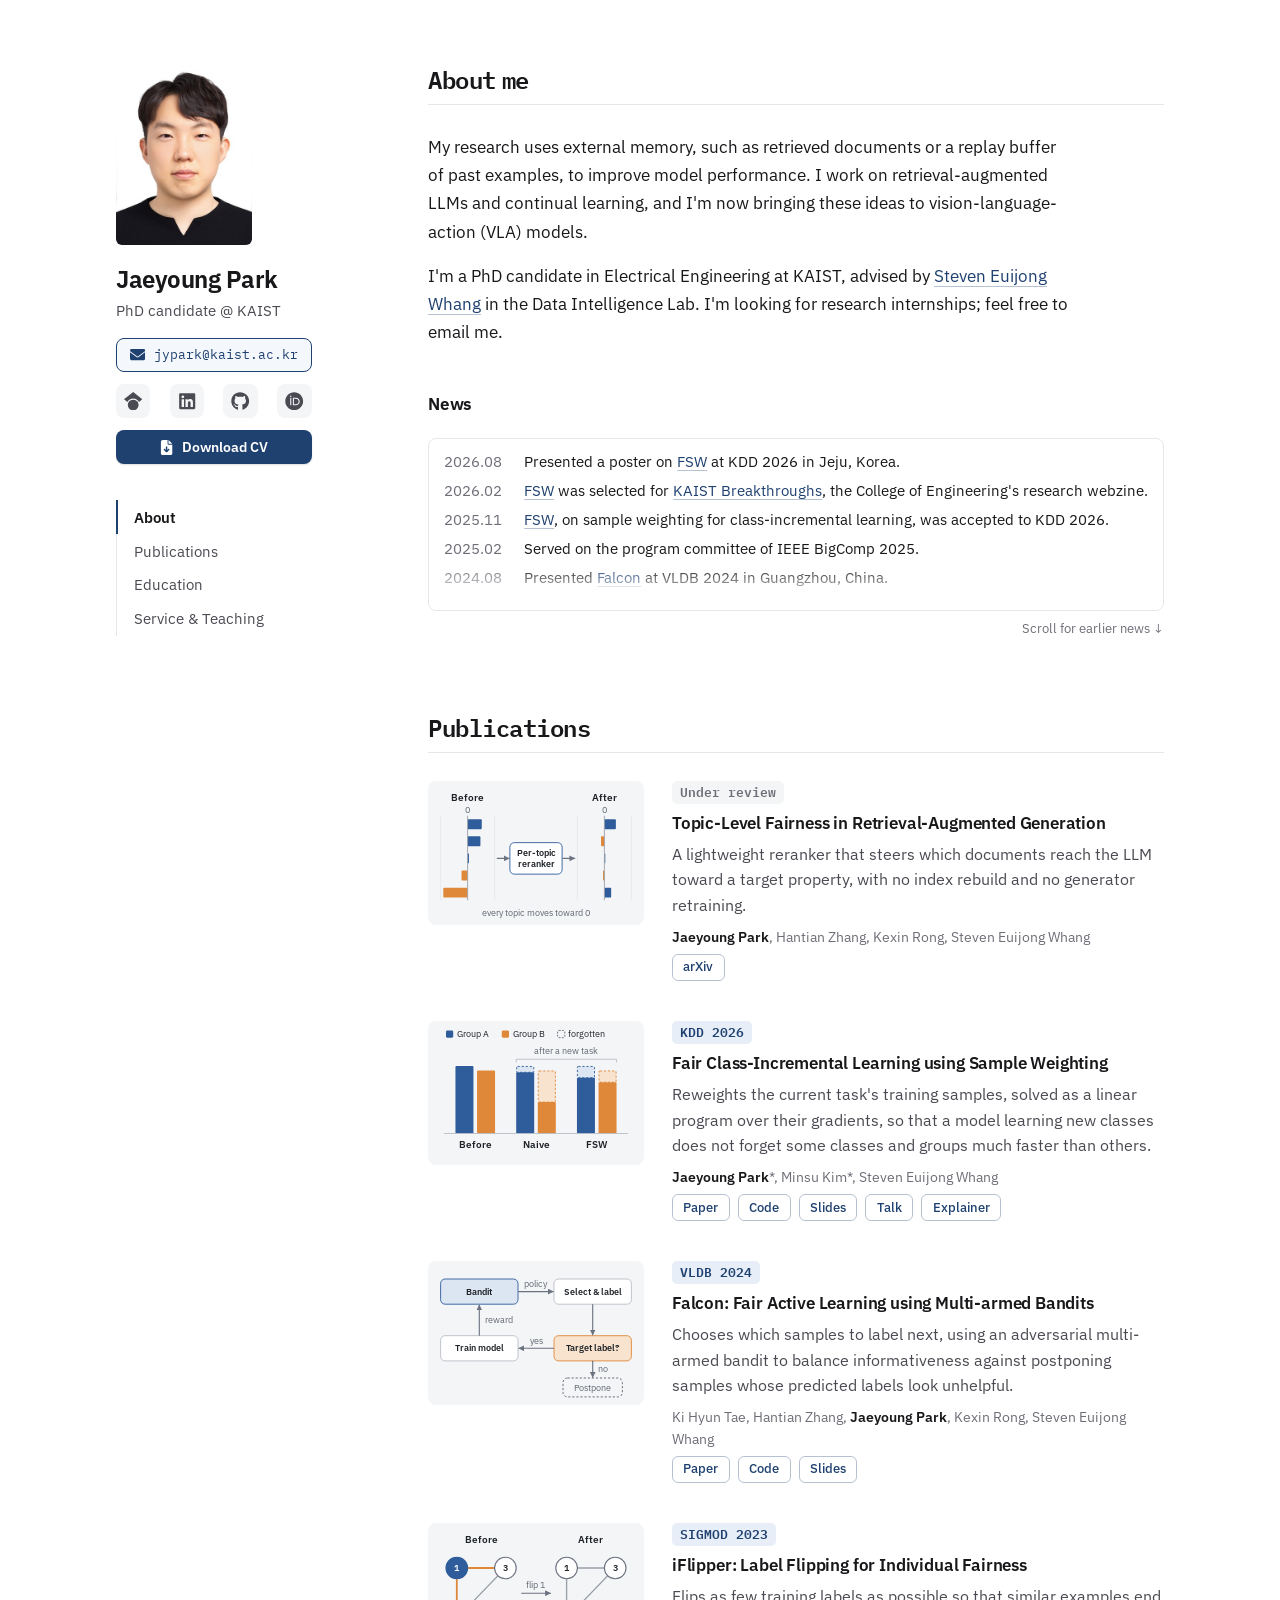
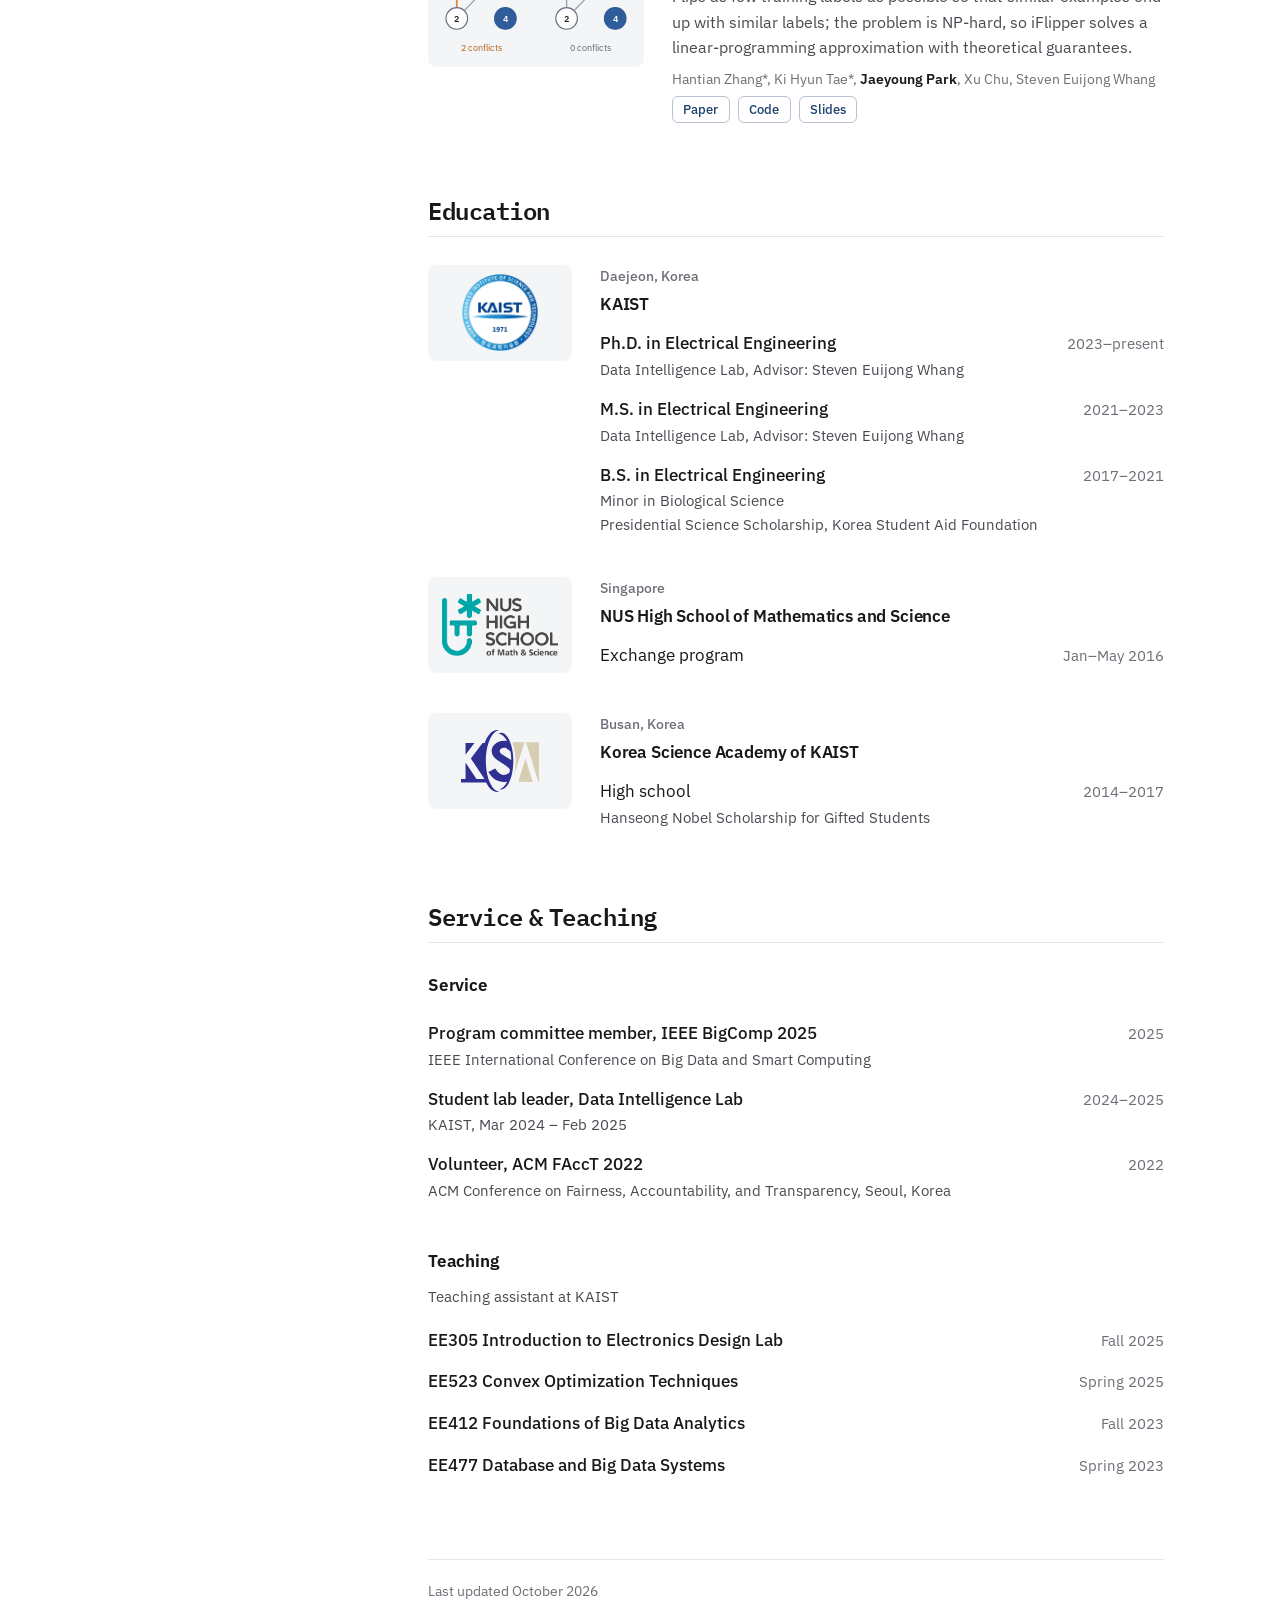
<file: index.html>
<!doctype html>
<html lang="en">
<head>
  <meta charset="utf-8">
  <meta name="viewport" content="width=device-width, initial-scale=1">
  <title>Jaeyoung Park</title>
  <meta name="description" content="Jaeyoung Park is a PhD candidate at KAIST using external memory to improve model performance: retrieval-augmented LLMs, continual learning, and VLA models.">
  <meta name="color-scheme" content="light">
  <link rel="canonical" href="https://jyparkkr.github.io/">
  <!-- link previews (Slack, KakaoTalk, LinkedIn, ...): the card image is images/og-card.png, 1200x630 -->
  <meta property="og:type" content="website">
  <meta property="og:url" content="https://jyparkkr.github.io/">
  <meta property="og:title" content="Jaeyoung Park">
  <meta property="og:description" content="PhD candidate at KAIST: external memory for better models, in retrieval-augmented LLMs, continual learning, and vision-language-action (VLA) models.">
  <meta property="og:image" content="https://jyparkkr.github.io/images/og-card.png">
  <meta property="og:image:width" content="1200">
  <meta property="og:image:height" content="630">
  <meta property="og:image:alt" content="Jaeyoung Park, PhD candidate @ KAIST">
  <meta name="twitter:card" content="summary_large_image">
  <link rel="icon" href="favicon-32.png" type="image/png" sizes="32x32">
  <link rel="icon" href="favicon.svg" type="image/svg+xml">
  <link rel="apple-touch-icon" href="apple-touch-icon.png">
  <link rel="preconnect" href="https://fonts.googleapis.com">
  <link rel="preconnect" href="https://fonts.gstatic.com" crossorigin>
  <link rel="stylesheet" href="https://fonts.googleapis.com/css2?family=IBM+Plex+Mono:wght@400;600&amp;family=IBM+Plex+Sans:wght@400..700&amp;display=swap">
  <link rel="stylesheet" href="style.css">
</head>
<body>
<div class="layout">

  <aside class="sidebar">
    <img class="portrait" src="images/portrait.jpg" width="330" height="440" alt="Portrait of Jaeyoung Park">
    <div class="id">
      <h1 class="name">Jaeyoung Park</h1>
      <p class="affil">PhD candidate @ KAIST</p>
      <!-- Icons: Font Awesome Free 6.7.2 by @fontawesome, https://fontawesome.com (icons licensed CC BY 4.0) -->
      <div class="contact">
        <a class="email-pill" href="https://mail.google.com/mail/u/0/?fs=1&amp;tf=cm&amp;source=mailto&amp;to=jypark@kaist.ac.kr" target="_blank" rel="noopener" title="Write me an email in Gmail"><svg viewBox="0 0 512 512" aria-hidden="true" focusable="false"><path d="M48 64C21.5 64 0 85.5 0 112c0 15.1 7.1 29.3 19.2 38.4L236.8 313.6c11.4 8.5 27 8.5 38.4 0L492.8 150.4c12.1-9.1 19.2-23.3 19.2-38.4c0-26.5-21.5-48-48-48L48 64zM0 176L0 384c0 35.3 28.7 64 64 64l384 0c35.3 0 64-28.7 64-64l0-208L294.4 339.2c-22.8 17.1-54 17.1-76.8 0L0 176z"/></svg><span>jypark@kaist.ac.kr</span></a>
        <ul class="icon-links">
        <li><a href="https://scholar.google.com/citations?user=DoZg1agAAAAJ" target="_blank" rel="noopener" aria-label="Google Scholar" title="Google Scholar"><svg viewBox="0 0 512 512" aria-hidden="true" focusable="false"><path d="M390.9 298.5c0 0 0 .1 .1 .1c9.2 19.4 14.4 41.1 14.4 64C405.3 445.1 338.5 512 256 512s-149.3-66.9-149.3-149.3c0-22.9 5.2-44.6 14.4-64h0c1.7-3.6 3.6-7.2 5.6-10.7c4.4-7.6 9.4-14.7 15-21.3c27.4-32.6 68.5-53.3 114.4-53.3c33.6 0 64.6 11.1 89.6 29.9c9.1 6.9 17.4 14.7 24.8 23.5c5.6 6.6 10.6 13.8 15 21.3c2 3.4 3.8 7 5.5 10.5zm26.4-18.8c-30.1-58.4-91-98.4-161.3-98.4s-131.2 40-161.3 98.4L0 202.7 256 0 512 202.7l-94.7 77.1z"/></svg></a></li>
        <li><a href="https://www.linkedin.com/in/jaeyoung-park-385017186/" target="_blank" rel="noopener" aria-label="LinkedIn" title="LinkedIn"><svg viewBox="0 0 448 512" aria-hidden="true" focusable="false"><path d="M416 32H31.9C14.3 32 0 46.5 0 64.3v383.4C0 465.5 14.3 480 31.9 480H416c17.6 0 32-14.5 32-32.3V64.3c0-17.8-14.4-32.3-32-32.3zM135.4 416H69V202.2h66.5V416zm-33.2-243c-21.3 0-38.5-17.3-38.5-38.5S80.9 96 102.2 96c21.2 0 38.5 17.3 38.5 38.5 0 21.3-17.2 38.5-38.5 38.5zm282.1 243h-66.4V312c0-24.8-.5-56.7-34.5-56.7-34.6 0-39.9 27-39.9 54.9V416h-66.4V202.2h63.7v29.2h.9c8.9-16.8 30.6-34.5 62.9-34.5 67.2 0 79.7 44.3 79.7 101.9V416z"/></svg></a></li>
        <li><a href="https://github.com/jyparkkr" target="_blank" rel="noopener" aria-label="GitHub" title="GitHub"><svg viewBox="0 0 496 512" aria-hidden="true" focusable="false"><path d="M165.9 397.4c0 2-2.3 3.6-5.2 3.6-3.3.3-5.6-1.3-5.6-3.6 0-2 2.3-3.6 5.2-3.6 3-.3 5.6 1.3 5.6 3.6zm-31.1-4.5c-.7 2 1.3 4.3 4.3 4.9 2.6 1 5.6 0 6.2-2s-1.3-4.3-4.3-5.2c-2.6-.7-5.5.3-6.2 2.3zm44.2-1.7c-2.9.7-4.9 2.6-4.6 4.9.3 2 2.9 3.3 5.9 2.6 2.9-.7 4.9-2.6 4.6-4.6-.3-1.9-3-3.2-5.9-2.9zM244.8 8C106.1 8 0 113.3 0 252c0 110.9 69.8 205.8 169.5 239.2 12.8 2.3 17.3-5.6 17.3-12.1 0-6.2-.3-40.4-.3-61.4 0 0-70 15-84.7-29.8 0 0-11.4-29.1-27.8-36.6 0 0-22.9-15.7 1.6-15.4 0 0 24.9 2 38.6 25.8 21.9 38.6 58.6 27.5 72.9 20.9 2.3-16 8.8-27.1 16-33.7-55.9-6.2-112.3-14.3-112.3-110.5 0-27.5 7.6-41.3 23.6-58.9-2.6-6.5-11.1-33.3 2.6-67.9 20.9-6.5 69 27 69 27 20-5.6 41.5-8.5 62.8-8.5s42.8 2.9 62.8 8.5c0 0 48.1-33.6 69-27 13.7 34.7 5.2 61.4 2.6 67.9 16 17.7 25.8 31.5 25.8 58.9 0 96.5-58.9 104.2-114.8 110.5 9.2 7.9 17 22.9 17 46.4 0 33.7-.3 75.4-.3 83.6 0 6.5 4.6 14.4 17.3 12.1C428.2 457.8 496 362.9 496 252 496 113.3 383.5 8 244.8 8zM97.2 352.9c-1.3 1-1 3.3.7 5.2 1.6 1.6 3.9 2.3 5.2 1 1.3-1 1-3.3-.7-5.2-1.6-1.6-3.9-2.3-5.2-1zm-10.8-8.1c-.7 1.3.3 2.9 2.3 3.9 1.6 1 3.6.7 4.3-.7.7-1.3-.3-2.9-2.3-3.9-2-.6-3.6-.3-4.3.7zm32.4 35.6c-1.6 1.3-1 4.3 1.3 6.2 2.3 2.3 5.2 2.6 6.5 1 1.3-1.3.7-4.3-1.3-6.2-2.2-2.3-5.2-2.6-6.5-1zm-11.4-14.7c-1.6 1-1.6 3.6 0 5.9 1.6 2.3 4.3 3.3 5.6 2.3 1.6-1.3 1.6-3.9 0-6.2-1.4-2.3-4-3.3-5.6-2z"/></svg></a></li>
        <li><a href="https://orcid.org/0009-0003-7583-0586" target="_blank" rel="noopener" aria-label="ORCID" title="ORCID"><svg viewBox="0 0 512 512" aria-hidden="true" focusable="false"><path d="M294.75 188.19h-45.92V342h47.47c67.62 0 83.12-51.34 83.12-76.91 0-41.64-26.54-76.9-84.67-76.9zM256 8C119 8 8 119 8 256s111 248 248 248 248-111 248-248S393 8 256 8zm-80.79 360.76h-29.84v-207.5h29.84zm-14.92-231.14a19.57 19.57 0 1 1 19.57-19.57 19.64 19.64 0 0 1-19.57 19.57zM300 369h-81V161.26h80.6c76.73 0 110.44 54.83 110.44 103.85C410 318.39 368.38 369 300 369z"/></svg></a></li>
        </ul>
        <a class="cv-button" href="files/cv.pdf"><svg viewBox="0 0 384 512" aria-hidden="true" focusable="false"><path d="M64 0C28.7 0 0 28.7 0 64L0 448c0 35.3 28.7 64 64 64l256 0c35.3 0 64-28.7 64-64l0-288-128 0c-17.7 0-32-14.3-32-32L224 0 64 0zM256 0l0 128 128 0L256 0zM216 232l0 102.1 31-31c9.4-9.4 24.6-9.4 33.9 0s9.4 24.6 0 33.9l-72 72c-9.4 9.4-24.6 9.4-33.9 0l-72-72c-9.4-9.4-9.4-24.6 0-33.9s24.6-9.4 33.9 0l31 31L168 232c0-13.3 10.7-24 24-24s24 10.7 24 24z"/></svg><span>Download CV</span></a>
      </div>
    </div>
    <nav class="outline" aria-label="Sections">
      <ol>
        <li><a href="#about">About</a></li>
        <li><a href="#publications">Publications</a></li>
        <li><a href="#education">Education</a></li>
        <li><a href="#service-teaching">Service &amp; Teaching</a></li>
      </ol>
    </nav>
  </aside>

  <!-- the same outline, as a bar that stays at the top on narrow screens -->
  <nav class="outline-bar" aria-label="Sections">
      <ol>
        <li><a href="#about">About</a></li>
        <li><a href="#publications">Publications</a></li>
        <li><a href="#education">Education</a></li>
        <li><a href="#service-teaching">Service &amp; Teaching</a></li>
      </ol>
  </nav>

  <main class="content">

    <section id="about" aria-labelledby="about-h">
      <h2 id="about-h">About me</h2>
      <p>My research uses external memory, such as retrieved documents or a replay buffer of past examples, to improve model performance. I work on retrieval-augmented LLMs and continual learning, and I'm now bringing these ideas to vision-language-action (VLA) models.</p>
      <p>I'm a PhD candidate in Electrical Engineering at KAIST, advised by <a href="https://stevenwhang.com">Steven Euijong Whang</a> in the Data Intelligence Lab. I'm looking for research internships; feel free to email me.</p>

      <h3 class="sub">News</h3>
      <!-- To add news: put a new <li> at the top of the list (newest first). -->
      <div class="news-box">
        <ul class="news" tabindex="0" aria-label="News, newest first">
          <li><span class="date">2026.08</span><span class="text">Presented a poster on <a href="https://doi.org/10.1145/3770854.3780167">FSW</a> at KDD 2026 in Jeju, Korea.</span></li>
          <li><span class="date">2026.02</span><span class="text"><a href="https://doi.org/10.1145/3770854.3780167">FSW</a> was selected for <a href="https://breakthroughs.kaist.ac.kr/sub02/view/id/11180">KAIST Breakthroughs</a>, the College of Engineering's research webzine.</span></li>
          <li><span class="date">2025.11</span><span class="text"><a href="https://doi.org/10.1145/3770854.3780167">FSW</a>, on sample weighting for class-incremental learning, was accepted to KDD 2026.</span></li>
          <li><span class="date">2025.02</span><span class="text">Served on the program committee of IEEE BigComp 2025.</span></li>
          <li><span class="date">2024.08</span><span class="text">Presented <a href="files/VLDB2024_Falcon.pdf">Falcon</a> at VLDB 2024 in Guangzhou, China.</span></li>
          <li><span class="date">2024.03</span><span class="text">Started serving as student lab leader of the Data Intelligence Lab.</span></li>
          <li><span class="date">2024.01</span><span class="text"><a href="https://doi.org/10.14778/3641204.3641207">Falcon</a>, on active learning with multi-armed bandits, was published in PVLDB.</span></li>
          <li><span class="date">2023.06</span><span class="text"><a href="https://doi.org/10.1145/3588688">iFlipper</a>, on label flipping, appeared at SIGMOD 2023.</span></li>
          <li><span class="date">2023.03</span><span class="text">Started my Ph.D. at KAIST after finishing my M.S. in the same lab.</span></li>
          <li><span class="date">2022.06</span><span class="text">Volunteered at ACM FAccT 2022 in Seoul, Korea.</span></li>
          <li><span class="date">2021.03</span><span class="text">Joined the Data Intelligence Lab for my M.S., after a B.S. in Electrical Engineering at KAIST.</span></li>
        </ul>
      </div>
      <p class="news-hint" aria-hidden="true">Scroll for earlier news ↓</p>
    </section>

    <section id="publications" aria-labelledby="publications-h">
      <h2 id="publications-h">Publications</h2>
      <!-- Each figure is a 480x320 (3:2) image in images/papers/; any image file works in the same box. -->
      <!-- arXiv version is processing. When it is out, link the title, the figure and the arXiv label to https://arxiv.org/abs/XXXX.XXXXX -->
      <article class="tile-row paper">
        <div class="thumb"><img src="images/papers/rag.svg" width="480" height="320" alt="Per-topic disparities before and after a per-topic reranker; every topic moves toward 0." loading="lazy"></div>
        <div class="tile-text">
          <p class="venue pending">Under review</p>
          <h3 class="item-title">Topic-Level Fairness in Retrieval-Augmented Generation</h3>
          <p class="gist">A lightweight reranker that steers which documents reach the LLM toward a target property, with no index rebuild and no generator retraining.</p>
          <p class="authors"><span class="me">Jaeyoung Park</span>, Hantian Zhang, Kexin Rong, Steven Euijong Whang</p>
          <ul class="plinks">
            <li><a href="https://arxiv.org/abs/2610.34683">arXiv</a></li>
          </ul>
        </div>
      </article>
      <article class="tile-row paper">
        <a class="thumb" href="https://doi.org/10.1145/3770854.3780167" tabindex="-1" aria-hidden="true"><img src="images/papers/fsw.svg" width="480" height="320" alt="After a new task, naive training makes group B forget far more than group A; with FSW both forget about the same." loading="lazy"></a>
        <div class="tile-text">
          <p class="venue">KDD 2026</p>
          <h3 class="item-title"><a href="https://doi.org/10.1145/3770854.3780167">Fair Class-Incremental Learning using Sample Weighting</a></h3>
          <p class="gist">Reweights the current task's training samples, solved as a linear program over their gradients, so that a model learning new classes does not forget some classes and groups much faster than others.</p>
          <p class="authors"><span class="me">Jaeyoung Park</span>*, Minsu Kim*, Steven Euijong Whang</p>
          <ul class="plinks">
            <li><a href="https://doi.org/10.1145/3770854.3780167">Paper</a></li>
            <li><a href="https://github.com/jyparkkr/FSW">Code</a></li>
            <li><a href="files/KDD2026_FSW.pdf">Slides</a></li>
            <li><a href="https://youtu.be/pYOXpeLNNe4">Talk</a></li>
            <li><a href="https://breakthroughs.kaist.ac.kr/sub02/view/id/11180">Explainer</a></li>
          </ul>
        </div>
      </article>
      <article class="tile-row paper">
        <a class="thumb" href="https://doi.org/10.14778/3641204.3641207" tabindex="-1" aria-hidden="true"><img src="images/papers/falcon.svg" width="480" height="320" alt="A bandit picks the selection policy; selected samples are labeled, samples with an unwanted label are postponed, and the trained model rewards the bandit." loading="lazy"></a>
        <div class="tile-text">
          <p class="venue">VLDB 2024</p>
          <h3 class="item-title"><a href="https://doi.org/10.14778/3641204.3641207">Falcon: Fair Active Learning using Multi-armed Bandits</a></h3>
          <p class="gist">Chooses which samples to label next, using an adversarial multi-armed bandit to balance informativeness against postponing samples whose predicted labels look unhelpful.</p>
          <p class="authors">Ki Hyun Tae, Hantian Zhang, <span class="me">Jaeyoung Park</span>, Kexin Rong, Steven Euijong Whang</p>
          <ul class="plinks">
            <li><a href="https://doi.org/10.14778/3641204.3641207">Paper</a></li>
            <li><a href="https://github.com/khtae8250/Falcon">Code</a></li>
            <li><a href="files/VLDB2024_Falcon.pdf">Slides</a></li>
          </ul>
        </div>
      </article>
      <article class="tile-row paper">
        <a class="thumb" href="https://doi.org/10.1145/3588688" tabindex="-1" aria-hidden="true"><img src="images/papers/iflipper.svg" width="480" height="320" alt="Similar examples are connected; flipping one label removes both conflicts between connected examples with different labels." loading="lazy"></a>
        <div class="tile-text">
          <p class="venue">SIGMOD 2023</p>
          <h3 class="item-title"><a href="https://doi.org/10.1145/3588688">iFlipper: Label Flipping for Individual Fairness</a></h3>
          <p class="gist">Flips as few training labels as possible so that similar examples end up with similar labels; the problem is NP-hard, so iFlipper solves a linear-programming approximation with theoretical guarantees.</p>
          <p class="authors">Hantian Zhang*, Ki Hyun Tae*, <span class="me">Jaeyoung Park</span>, Xu Chu, Steven Euijong Whang</p>
          <ul class="plinks">
            <li><a href="https://doi.org/10.1145/3588688">Paper</a></li>
            <li><a href="https://github.com/khtae8250/iFlipper">Code</a></li>
            <li><a href="files/SIGMOD2023_iFlipper.pdf">Slides</a></li>
          </ul>
        </div>
      </article>
    </section>

    <section id="education" aria-labelledby="education-h">
      <h2 id="education-h">Education</h2>
      <!-- Logos live in images/logos/ and sit in the same 3:2 box as the paper figures. -->
      <article class="tile-row school">
        <div class="thumb logo-tile"><img src="images/logos/kaist.webp" alt="" loading="lazy"></div>
        <div class="tile-text">
          <p class="meta">Daejeon, Korea</p>
          <h4 class="item-title">KAIST</h4>
          <ul class="list">
        <li>
          <div class="line"><span class="what">Ph.D. in Electrical Engineering</span><span class="when">2023–present</span></div>
          <p class="detail">Data Intelligence Lab, Advisor: Steven Euijong Whang</p>
        </li>
        <li>
          <div class="line"><span class="what">M.S. in Electrical Engineering</span><span class="when">2021–2023</span></div>
          <p class="detail">Data Intelligence Lab, Advisor: Steven Euijong Whang</p>
        </li>
        <li>
          <div class="line"><span class="what">B.S. in Electrical Engineering</span><span class="when">2017–2021</span></div>
          <p class="detail">Minor in Biological Science</p>
          <p class="detail">Presidential Science Scholarship, Korea Student Aid Foundation</p>
        </li>
          </ul>
        </div>
      </article>
      <article class="tile-row school">
        <div class="thumb logo-tile"><img src="images/logos/nush.png" alt="" loading="lazy"></div>
        <div class="tile-text">
          <p class="meta">Singapore</p>
          <h4 class="item-title">NUS High School of Mathematics and Science</h4>
          <ul class="list">
        <li class="plain">
          <div class="line"><span class="what">Exchange program</span><span class="when">Jan–May 2016</span></div>
        </li>
          </ul>
        </div>
      </article>
      <article class="tile-row school">
        <div class="thumb logo-tile" style="--logo: 64%"><img src="images/logos/ksa.svg" alt="" loading="lazy"></div>
        <div class="tile-text">
          <p class="meta">Busan, Korea</p>
          <h4 class="item-title">Korea Science Academy of KAIST</h4>
          <ul class="list">
        <li class="plain">
          <div class="line"><span class="what">High school</span><span class="when">2014–2017</span></div>
          <p class="detail">Hanseong Nobel Scholarship for Gifted Students</p>
        </li>
          </ul>
        </div>
      </article>
    </section>

    <section id="service-teaching" aria-labelledby="service-teaching-h">
      <h2 id="service-teaching-h">Service &amp; Teaching</h2>

      <h3 class="sub first">Service</h3>
      <!-- To add a review or committee role, copy one <li> block to the top of this list. -->
      <ul class="list">
        <li>
          <div class="line"><span class="what">Program committee member, IEEE BigComp 2025</span><span class="when">2025</span></div>
          <p class="detail">IEEE International Conference on Big Data and Smart Computing</p>
        </li>
        <li>
          <div class="line"><span class="what">Student lab leader, Data Intelligence Lab</span><span class="when">2024–2025</span></div>
          <p class="detail">KAIST, Mar 2024 – Feb 2025</p>
        </li>
        <li>
          <div class="line"><span class="what">Volunteer, ACM FAccT 2022</span><span class="when">2022</span></div>
          <p class="detail">ACM Conference on Fairness, Accountability, and Transparency, Seoul, Korea</p>
        </li>
      </ul>

      <h3 class="sub">Teaching</h3>
      <p class="lead">Teaching assistant at KAIST</p>
      <ul class="list">
        <li>
          <div class="line"><span class="what">EE305 Introduction to Electronics Design Lab</span><span class="when">Fall 2025</span></div>
        </li>
        <li>
          <div class="line"><span class="what">EE523 Convex Optimization Techniques</span><span class="when">Spring 2025</span></div>
        </li>
        <li>
          <div class="line"><span class="what">EE412 Foundations of Big Data Analytics</span><span class="when">Fall 2023</span></div>
        </li>
        <li>
          <div class="line"><span class="what">EE477 Database and Big Data Systems</span><span class="when">Spring 2023</span></div>
        </li>
      </ul>
    </section>

    <footer class="foot">Last updated October 2026</footer>
  </main>
</div>

<script>
  // Highlight the section you're reading in the outline.
  (function () {
    var sections = Array.prototype.slice.call(document.querySelectorAll('main section[id]'));
    var links = Array.prototype.slice.call(document.querySelectorAll('.outline a, .outline-bar a'));
    function update() {
      var current = sections[0];
      var line = window.innerHeight * 0.3;
      sections.forEach(function (s) { if (s.getBoundingClientRect().top <= line) current = s; });
      if (window.innerHeight + window.scrollY >= document.documentElement.scrollHeight - 2) current = sections[sections.length - 1];
      links.forEach(function (a) {
        if (a.getAttribute('href') === '#' + current.id) a.setAttribute('aria-current', 'true');
        else a.removeAttribute('aria-current');
      });
    }
    var bar = document.querySelector('.outline-bar ol');
    function reveal() {
      if (!bar || !bar.offsetParent) return;
      var a = bar.querySelector('a[aria-current="true"]');
      if (!a) return;
      var l = a.offsetLeft, r = l + a.offsetWidth;
      if (l < bar.scrollLeft) bar.scrollLeft = l - 16;
      else if (r > bar.scrollLeft + bar.clientWidth) bar.scrollLeft = r - bar.clientWidth + 16;
    }
    // phone bar: fade the edge that hides more labels
    function barState() {
      if (!bar) return;
      var max = bar.scrollWidth - bar.clientWidth;
      bar.classList.toggle('more-right', bar.scrollLeft < max - 2);
      bar.classList.toggle('more-left', bar.scrollLeft > 2);
    }
    window.addEventListener('scroll', function () { update(); reveal(); barState(); }, { passive: true });
    window.addEventListener('resize', function () { update(); barState(); });
    if (bar) bar.addEventListener('scroll', barState, { passive: true });
    update();
    barState();

    // News: fade and hint show only while there are earlier items below.
    var list = document.querySelector('.news');
    var box = document.querySelector('.news-box');
    var hint = document.querySelector('.news-hint');
    function newsState() {
      var more = list.scrollTop + list.clientHeight < list.scrollHeight - 2;
      box.classList.toggle('at-end', !more);
      hint.classList.toggle('hidden', !more);
    }
    if (list) {
      list.addEventListener('scroll', newsState, { passive: true });
      window.addEventListener('resize', newsState);
      newsState();
    }
  })();
</script>
</body>
</html>
</file>
<file: style.css>
/* Jaeyoung Park: one-page site.
   A sidebar holds the profile and an outline of the page; the outline marks the section being read.
   IBM Plex Sans for text, IBM Plex Mono for the section titles and the email address,
   one accent (blue-black ink), white page, same-size 3:2 figure panels. */

:root {
  --font-body: "IBM Plex Sans", system-ui, -apple-system, "Segoe UI", Roboto, "Helvetica Neue", Arial, sans-serif;
  --font-mono: "IBM Plex Mono", ui-monospace, SFMono-Regular, Menlo, Consolas, "Liberation Mono", monospace;
  /* section titles (About me, Publications, ...); set to var(--font-body) for Plex Sans titles */
  --font-head: var(--font-mono);
  --paper: #FFFFFF;
  --ink: #18181B;
  --ink-2: #4A4A52;
  --ink-3: #6E6E78;
  --accent: #1F4170;
  --accent-line: rgba(31, 65, 112, 0.32);
  --rule: #E4E6EA;
  --panel: #F4F5F7;
  --side: 15rem;
  --col-gap: 4.5rem;
  --main: 46rem;
  --fig: 13.5rem;
  --fig-gap: 1.75rem;
  color-scheme: light;
}

*, *::before, *::after { box-sizing: border-box; }

html {
  -webkit-text-size-adjust: 100%;
  text-size-adjust: 100%;
  scroll-padding-top: 2rem;
}

@media (prefers-reduced-motion: no-preference) {
  html { scroll-behavior: smooth; }
}

body {
  margin: 0;
  background: var(--paper);
  color: var(--ink);
  font-family: var(--font-body);
  font-size: 1.0625rem;
  line-height: 1.65;
  -webkit-font-smoothing: antialiased;
  text-rendering: optimizeLegibility;
}

/* ---------- links ---------- */

a {
  color: var(--accent);
  text-decoration-line: underline;
  text-decoration-thickness: 1px;
  text-underline-offset: 0.22em;
  text-decoration-color: var(--accent-line);
  transition: text-decoration-color 120ms ease, color 120ms ease;
}

a:hover { text-decoration-color: currentColor; }

:focus-visible {
  outline: 2px solid var(--accent);
  outline-offset: 3px;
  border-radius: 2px;
}

/* ---------- layout: sidebar + content ---------- */

.layout {
  display: grid;
  grid-template-columns: var(--side) minmax(0, var(--main));
  column-gap: var(--col-gap);
  align-items: start;
  max-width: calc(var(--side) + var(--col-gap) + var(--main) + 4rem);
  margin: 0 auto;
  padding: 0 2rem;
}

/* ---------- sidebar ---------- */

.sidebar {
  position: sticky;
  top: 0;
  height: 100vh;
  height: 100dvh;
  overflow-y: auto;
  padding: 4rem 0 2rem;
}

.portrait {
  display: block;
  width: 8.5rem;
  height: auto;
  aspect-ratio: 3 / 4;
  object-fit: cover;
  border-radius: 6px;
}

.name {
  margin: 1.25rem 0 0.35rem;
  font-size: 1.5rem;
  font-weight: 650;
  line-height: 1.2;
  letter-spacing: -0.02em;
}

.affil {
  margin: 0;
  font-size: 0.9375rem;
  line-height: 1.5;
  color: var(--ink-2);
}

/* email, profile icons and CV stack as one column of equal width */
.contact {
  display: inline-grid;
  row-gap: 0.75rem;
  margin-top: 1rem;
}

/* email: an outlined button that opens a Gmail draft */
.email-pill {
  display: flex;
  align-items: center;
  gap: 0.55rem;
  padding: 0.42rem 0.8rem;
  border: 1.5px solid var(--accent);
  border-radius: 8px;
  background: #F4F7FB;
  color: var(--accent);
  font-family: var(--font-mono);
  font-size: 0.8125rem;
  line-height: 1.4;
  text-decoration: none;
  transition: background-color 120ms ease;
}

.email-pill:hover { background: #E7EEF7; }

.email-pill svg,
.cv-button svg {
  flex: none;
  width: 0.95rem;
  height: 0.95rem;
  fill: currentColor;
}

/* profile icons: Google Scholar, LinkedIn, GitHub, ORCID */
.icon-links {
  list-style: none;
  margin: 0;
  padding: 0;
  display: flex;
  justify-content: space-between;
  gap: 0.45rem;
}

.icon-links a {
  display: flex;
  align-items: center;
  justify-content: center;
  width: 2.15rem;
  height: 2.15rem;
  border-radius: 8px;
  background: var(--panel);
  color: var(--ink-2);
  text-decoration: none;
  transition: background-color 120ms ease, color 120ms ease;
}

.icon-links a:hover {
  background: #E7EEF7;
  color: var(--accent);
}

.icon-links svg {
  width: 1.15rem;
  height: 1.15rem;
  fill: currentColor;
}

/* CV: the one filled button on the page */
.cv-button {
  display: flex;
  align-items: center;
  justify-content: center;
  gap: 0.5rem;
  padding: 0.5rem 1rem;
  border-radius: 8px;
  background: var(--accent);
  color: #FFFFFF;
  font-size: 0.875rem;
  font-weight: 600;
  line-height: 1.3;
  text-decoration: none;
  box-shadow: 0 1px 2px rgba(16, 24, 40, 0.14);
  transition: background-color 120ms ease;
}

.cv-button:hover { background: #172F52; }

/* the outline: a thin guide line, with the current section marked in the accent color */
.outline { margin-top: 2.25rem; }

.outline ol {
  list-style: none;
  margin: 0;
  padding: 0;
  border-left: 1px solid var(--rule);
}

.outline a {
  display: block;
  margin-left: -1px;
  padding: 0.4rem 0 0.4rem 1rem;
  border-left: 2px solid transparent;
  color: var(--ink-2);
  font-size: 0.9375rem;
  line-height: 1.4;
  text-decoration: none;
}

.outline a:hover { color: var(--accent); }

.outline a[aria-current="true"] {
  color: var(--ink);
  font-weight: 600;
  border-left-color: var(--accent);
}

/* the narrow-screen version of the outline; hidden on wide screens */
.outline-bar { display: none; }

/* ---------- content ---------- */

.content {
  min-width: 0;
  padding: 4rem 0 5rem;
}

section + section { margin-top: 4.5rem; }

h2 {
  margin: 0 0 1.75rem;
  padding-bottom: 0.65rem;
  border-bottom: 1px solid var(--rule);
  font-family: var(--font-head);
  font-size: 1.5rem;
  font-weight: 600;
  line-height: 1.25;
  letter-spacing: -0.02em;
  word-spacing: -0.3em; /* a monospace space is a full letter wide; this closes up "About me" */
}

#about > p {
  margin: 0 0 1rem;
  max-width: 40rem;
}

h3.sub {
  margin: 2.75rem 0 1.25rem;
  font-size: 1.0625rem;
  font-weight: 650;
  letter-spacing: -0.01em;
}

h3.sub.first { margin-top: 0; }

.lead {
  margin: -0.6rem 0 1rem;
  font-size: 0.9375rem;
  color: var(--ink-2);
}

/* ---------- news: a compact list that scrolls inside a box about five lines tall ---------- */

.news-box {
  position: relative;
  border: 1px solid var(--rule);
  border-radius: 8px;
  padding: 0.55rem 0.4rem 0.55rem 0.95rem;
}

.news {
  list-style: none;
  margin: 0;
  padding: 0 0.5rem 0 0;
  max-height: 9.6rem;
  overflow-y: auto;
  overscroll-behavior: contain;
  font-size: 0.9375rem;
  line-height: 1.55;
  scrollbar-width: thin;
  scrollbar-color: #C9CCD3 transparent;
}

.news:focus-visible { outline-offset: 4px; }

.news li {
  display: grid;
  grid-template-columns: 4.25rem minmax(0, 1fr);
  column-gap: 0.75rem;
  padding: 0.18rem 0;
}

.news .date {
  color: var(--ink-3);
  font-variant-numeric: tabular-nums;
}

/* fade at the bottom while earlier items are hidden below */
.news-box::after {
  content: "";
  position: absolute;
  left: 1px;
  right: 1rem;
  bottom: 0.55rem;
  height: 2.25rem;
  background: linear-gradient(rgba(255, 255, 255, 0), var(--paper));
  pointer-events: none;
  transition: opacity 150ms ease;
}

.news-box.at-end::after { opacity: 0; }

/* right-aligned to the edge of the news box (the intro's 40rem line length does not apply here) */
#about .news-hint {
  max-width: none;
  margin: 0.45rem 0 0;
  font-size: 0.8125rem;
  color: var(--ink-3);
  text-align: right;
}

.news-hint.hidden { visibility: hidden; }

/* ---------- figure and logo rows (publications, education) ---------- */

.tile-row {
  display: grid;
  grid-template-columns: var(--fig) minmax(0, 1fr);
  column-gap: var(--fig-gap);
  align-items: start;
}

.tile-row + .tile-row { margin-top: 2.5rem; }

.thumb {
  display: block;
  aspect-ratio: 3 / 2;
  background: var(--panel);
  border-radius: 8px;
  overflow: hidden;
  transition: box-shadow 120ms ease;
}

a.thumb:hover { box-shadow: 0 0 0 2px var(--accent-line); }

.thumb img {
  display: block;
  width: 100%;
  height: 100%;
  object-fit: contain;
}

.thumb.logo-tile {
  display: flex;
  align-items: center;
  justify-content: center;
}

/* --logo lets a heavy logo be set a little smaller so all of them look the same size */
.thumb.logo-tile img {
  width: auto;
  height: auto;
  max-width: var(--logo, 80%);
  max-height: var(--logo, 80%);
}

.meta {
  margin: 0 0 0.3rem;
  font-size: 0.875rem;
  font-weight: 500;
  color: var(--ink-3);
}

/* venue: a small tag above each paper title, grey while under review */
.venue {
  width: fit-content;
  margin: 0 0 0.5rem;
  padding: 0.1rem 0.5rem;
  border-radius: 5px;
  background: #E8EEF7;
  color: var(--accent);
  font-family: var(--font-mono);
  font-size: 0.8125rem;
  font-weight: 600;
  line-height: 1.5;
}

.venue.pending {
  background: var(--panel);
  color: var(--ink-3);
}

/* schools: logo panels two-thirds the size of the paper figures */
.school { --fig: 9rem; }

.item-title {
  margin: 0 0 0.4rem;
  font-size: 1.0625rem;
  font-weight: 600;
  line-height: 1.4;
  letter-spacing: -0.01em;
}

.item-title a {
  color: var(--ink);
  text-decoration-color: transparent;
}

.item-title a:hover {
  color: var(--accent);
  text-decoration-color: var(--accent-line);
}

.gist {
  margin: 0 0 0.5rem;
  font-size: 1rem;
  line-height: 1.6;
  color: var(--ink-2);
}

.authors {
  margin: 0 0 0.35rem;
  font-size: 0.875rem;
  line-height: 1.55;
  color: var(--ink-3);
}

.authors .me {
  color: var(--ink);
  font-weight: 600;
}

/* paper links: small outlined buttons, like the email box in the sidebar */
.plinks {
  list-style: none;
  margin: 0.15rem 0 0;
  padding: 0;
  display: flex;
  flex-wrap: wrap;
  gap: 0.5rem;
}

.plinks a,
.plinks .nolink {
  display: block;
  padding: 0.22rem 0.65rem;
  border: 1px solid var(--accent-line);
  border-radius: 6px;
  font-size: 0.8125rem;
  font-weight: 500;
  line-height: 1.4;
  text-decoration: none;
  transition: background-color 120ms ease, border-color 120ms ease;
}

.plinks a:hover {
  background: #E7EEF7;
  border-color: var(--accent);
}

/* a link whose target is not out yet: grey, dashed */
.nolink { color: var(--ink-3); }
.plinks .nolink { border-style: dashed; border-color: #C9CCD3; }

/* ---------- lists with dates on the right (education, service, teaching) ---------- */

.list {
  list-style: none;
  margin: 0;
  padding: 0;
}

.tile-row .list { margin-top: 0.8rem; }

.list li + li { margin-top: 0.85rem; }

.line {
  display: flex;
  justify-content: space-between;
  align-items: baseline;
  gap: 1rem;
}

.line .what { font-weight: 500; }

/* lines that describe rather than name a degree (Exchange program, High school) stay in regular weight */
.list li.plain .what { font-weight: 400; }

.line .when {
  flex: none;
  font-size: 0.9375rem;
  color: var(--ink-3);
  font-variant-numeric: tabular-nums;
}

.list .detail {
  margin: 0.1rem 0 0;
  font-size: 0.9375rem;
  line-height: 1.5;
  color: var(--ink-2);
}

.foot {
  margin-top: 5rem;
  padding-top: 1.25rem;
  border-top: 1px solid var(--rule);
  font-size: 0.875rem;
  color: var(--ink-3);
}

/* ---------- narrower screens: profile on top, outline as a bar fixed to the top ---------- */

@media (max-width: 64rem) {
  html { scroll-padding-top: 3.75rem; }

  .layout {
    display: block;
    max-width: calc(var(--main) + 2.5rem);
    padding: 0 1.25rem;
  }

  .sidebar {
    position: static;
    height: auto;
    overflow: visible;
    padding: 2.25rem 0 0;
    display: grid;
    grid-template-columns: 6rem minmax(0, 1fr);
    column-gap: 1.25rem;
    align-items: center;
  }

  .portrait { width: 6rem; }
  .name { margin-top: 0; }
  .sidebar .outline { display: none; }

  .outline-bar {
    display: block;
    position: sticky;
    top: 0;
    z-index: 10;
    margin: 1.75rem -1.25rem 0;
    padding: 0 1.25rem;
    background: var(--paper);
    border-bottom: 1px solid var(--rule);
  }

  .outline-bar ol {
    position: relative;
    list-style: none;
    margin: 0;
    padding: 0;
    display: flex;
    gap: 1.4rem;
    overflow-x: auto;
    white-space: nowrap;
    scrollbar-width: none;
  }

  .outline-bar a {
    display: block;
    padding: 0.8rem 0 0.7rem;
    border-bottom: 2px solid transparent;
    color: var(--ink-2);
    font-size: 0.9375rem;
    text-decoration: none;
  }

  .outline-bar a[aria-current="true"] {
    color: var(--ink);
    font-weight: 600;
    border-bottom-color: var(--accent);
  }

  .content { padding-top: 2.5rem; }
}

@media (max-width: 40rem) {
  body { font-size: 1rem; }

  .sidebar { grid-template-columns: 5rem minmax(0, 1fr); column-gap: 1rem; }
  .outline-bar ol { gap: 0.95rem; }
  .outline-bar a { font-size: 0.875rem; }

  /* when the labels don't all fit, fade the side that hides more */
  .outline-bar ol.more-right {
    -webkit-mask-image: linear-gradient(to right, #000 calc(100% - 2.5rem), transparent);
    mask-image: linear-gradient(to right, #000 calc(100% - 2.5rem), transparent);
  }
  .outline-bar ol.more-left {
    -webkit-mask-image: linear-gradient(to right, transparent, #000 2.5rem);
    mask-image: linear-gradient(to right, transparent, #000 2.5rem);
  }
  .outline-bar ol.more-left.more-right {
    -webkit-mask-image: linear-gradient(to right, transparent, #000 2.5rem, #000 calc(100% - 2.5rem), transparent);
    mask-image: linear-gradient(to right, transparent, #000 2.5rem, #000 calc(100% - 2.5rem), transparent);
  }
  .news { max-height: 12rem; }
  .news li { grid-template-columns: 3.9rem minmax(0, 1fr); column-gap: 0.6rem; }
  .portrait { width: 5rem; }
  .name { font-size: 1.375rem; }

  .tile-row { grid-template-columns: minmax(0, 1fr); }
  .tile-row + .tile-row { margin-top: 2.5rem; }
  .thumb { max-width: 24rem; margin-bottom: 1rem; }
  .school .thumb { max-width: 9rem; }

  /* papers: a small figure beside the venue and title, the rest full width below */
  .tile-row.paper {
    grid-template-columns: 8.5rem minmax(0, 1fr);
    column-gap: 0.9rem;
  }
  .tile-row.paper .tile-text { display: contents; }
  .tile-row.paper .thumb {
    grid-column: 1;
    grid-row: 1 / span 2;
    max-width: none;
    margin: 0;
  }
  .tile-row.paper .venue,
  .tile-row.paper .item-title { grid-column: 2; }
  .tile-row.paper .gist,
  .tile-row.paper .authors,
  .tile-row.paper .plinks { grid-column: 1 / -1; }
  .tile-row.paper .gist { margin-top: 0.75rem; }

  /* a little taller, easier to tap */
  .plinks a,
  .plinks .nolink { padding: 0.32rem 0.75rem; }

  h2 { font-size: 1.3rem; }
  section + section { margin-top: 3.5rem; }
}

/* narrow phones (about 360px wide): a slightly smaller figure leaves more room for the title */
@media (max-width: 24rem) {
  .tile-row.paper {
    grid-template-columns: 7rem minmax(0, 1fr);
    column-gap: 0.8rem;
  }
}

@media print {
  .outline, .outline-bar { display: none; }
  .layout { display: block; max-width: none; padding: 0; }
  .sidebar { position: static; height: auto; padding: 0; }
  a { text-decoration: none; color: inherit; }
}

@media (prefers-reduced-motion: reduce) {
  a, .thumb { transition: none; }
}
</file>
